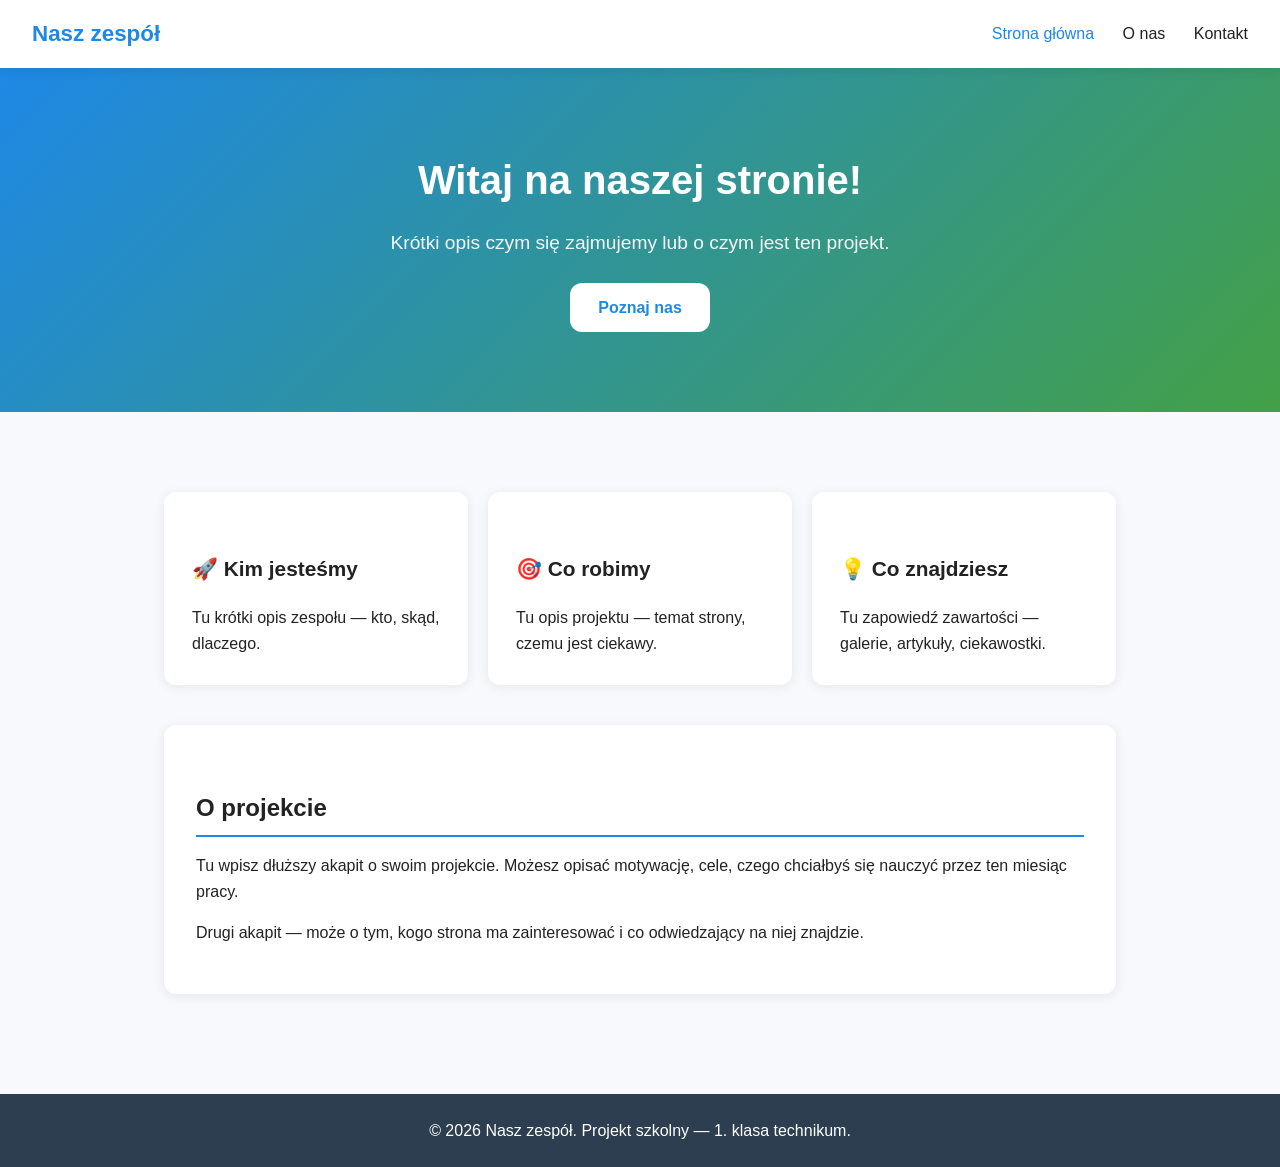
<file: index.html>
<!DOCTYPE html>
<html lang="pl">
<head>
  <meta charset="UTF-8">
  <meta name="viewport" content="width=device-width, initial-scale=1.0">
  <title>Nasz zespół — strona główna</title>
  <link rel="stylesheet" href="style.css">
</head>
<body>

  <header class="topbar">
    <div class="logo">Nasz zespół</div>
    <nav>
      <a href="index.html" class="active">Strona główna</a>
      <a href="o-nas.html">O nas</a>
      <a href="kontakt.html">Kontakt</a>
    </nav>
  </header>

  <section class="hero">
    <h1>Witaj na naszej stronie!</h1>
    <p>Krótki opis czym się zajmujemy lub o czym jest ten projekt.</p>
    <a href="o-nas.html" class="btn">Poznaj nas</a>
  </section>

  <main class="container">

    <section class="card-grid">
      <article class="card">
        <h2>🚀 Kim jesteśmy</h2>
        <p>Tu krótki opis zespołu — kto, skąd, dlaczego.</p>
      </article>
      <article class="card">
        <h2>🎯 Co robimy</h2>
        <p>Tu opis projektu — temat strony, czemu jest ciekawy.</p>
      </article>
      <article class="card">
        <h2>💡 Co znajdziesz</h2>
        <p>Tu zapowiedź zawartości — galerie, artykuły, ciekawostki.</p>
      </article>
    </section>

    <section class="content">
      <h2>O projekcie</h2>
      <p>
        Tu wpisz dłuższy akapit o swoim projekcie. Możesz opisać motywację,
        cele, czego chciałbyś się nauczyć przez ten miesiąc pracy.
      </p>
      <p>
        Drugi akapit — może o tym, kogo strona ma zainteresować i co
        odwiedzający na niej znajdzie.
      </p>
    </section>

  </main>

  <footer class="footer">
    <p>&copy; 2026 Nasz zespół. Projekt szkolny — 1. klasa technikum.</p>
  </footer>

</body>
</html>
</file>
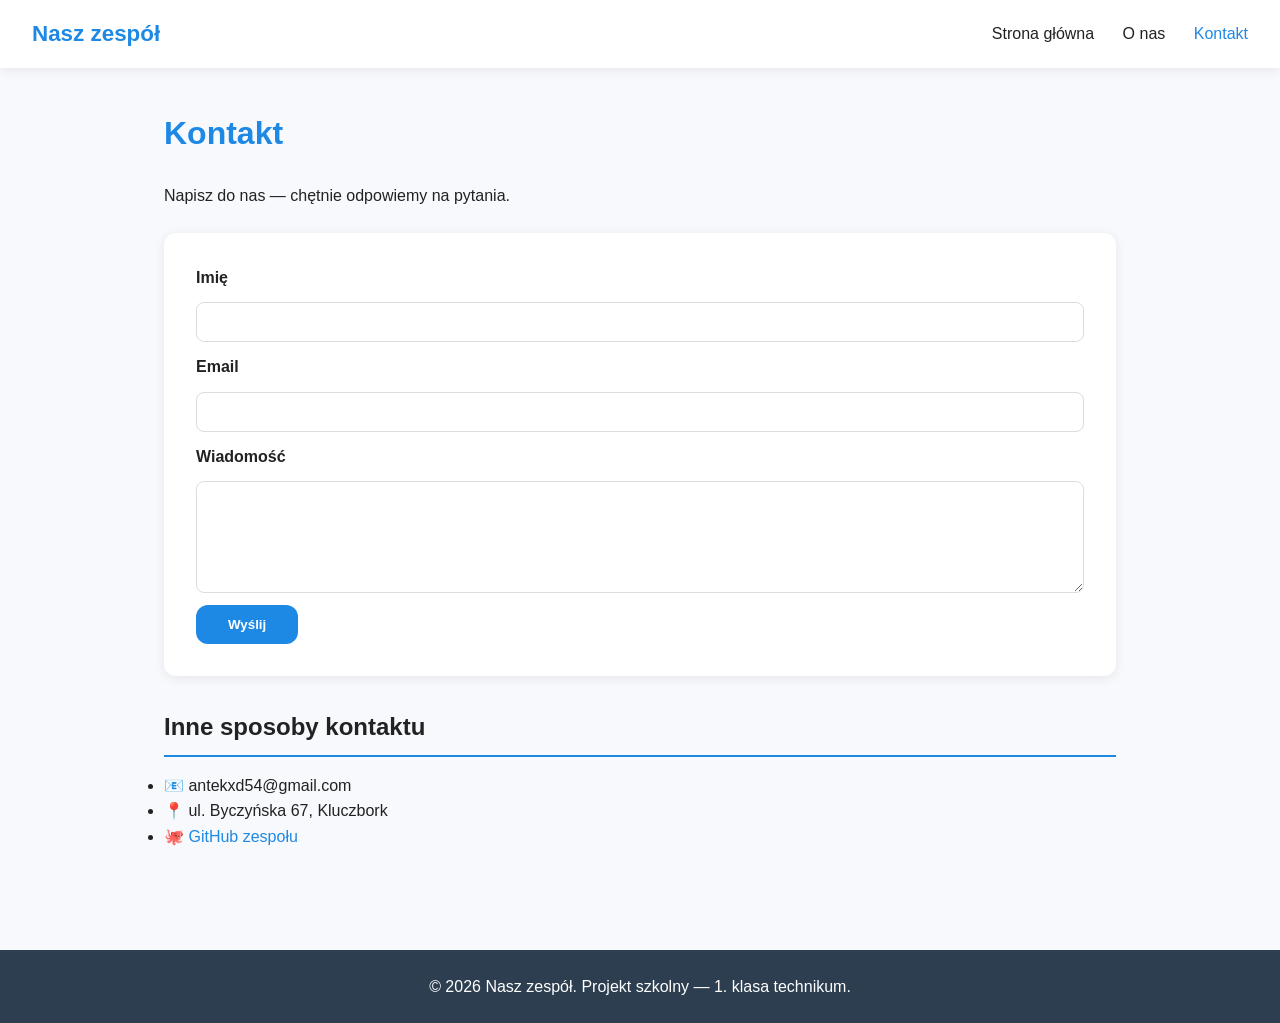
<file: kontakt.html>
<!DOCTYPE html>
<html lang="pl">
<head>
  <meta charset="UTF-8">
  <meta name="viewport" content="width=device-width, initial-scale=1.0">
  <title>Kontakt — Nasz zespół</title>
  <link rel="stylesheet" href="style.css">
</head>
<body>

  <header class="topbar">
    <div class="logo">Nasz zespół</div>
    <nav>
      <a href="index.html">Strona główna</a>
      <a href="o-nas.html">O nas</a>
      <a href="kontakt.html" class="active">Kontakt</a>
    </nav>
  </header>

  <main class="container">

    <h1>Kontakt</h1>
    <p>Napisz do nas — chętnie odpowiemy na pytania.</p>

    <form class="contact-form">

      <label for="imie">Imię</label>
      <input type="text" id="imie" name="imie" required>

      <label for="email">Email</label>
      <input type="email" id="email" name="email" required>

      <label for="wiadomosc">Wiadomość</label>
      <textarea id="wiadomosc" name="wiadomosc" rows="5" required></textarea>

      <button type="submit" class="btn">Wyślij</button>

    </form>

    <section class="info">
      <h2>Inne sposoby kontaktu</h2>
      <ul>
        <li>📧 antekxd54@gmail.com</li>
        <li>📍 ul. Byczyńska 67, Kluczbork</li>
        <li>🐙 <a href="https://github.com/" target="_blank">GitHub zespołu</a></li>
      </ul>
    </section>

  </main>

  <footer class="footer">
    <p>&copy; 2026 Nasz zespół. Projekt szkolny — 1. klasa technikum.</p>
  </footer>

</body>
</html>
</file>
<file: style.css>
/* ===== ZMIENNE — zmień tutaj, żeby zmienić wygląd całej strony ===== */
:root {
  --kolor-glowny: #1e88e5;
  --kolor-akcent: #43a047;
  --kolor-tlo: #f7f9fc;
  --kolor-karty: #ffffff;
  --kolor-tekst: #222;
  --kolor-tekst-jasny: #666;
  --cien: 0 2px 12px rgba(0, 0, 0, 0.08);
  --zaokraglenie: 12px;
}

/* ===== RESET I BAZOWE STYLE ===== */
* {
  box-sizing: border-box;
  margin: 0;
  padding: 0;
}

body {
  font-family: "Segoe UI", "Helvetica Neue", sans-serif;
  background: var(--kolor-tlo);
  color: var(--kolor-tekst);
  line-height: 1.6;
}

a { color: var(--kolor-glowny); text-decoration: none; }
a:hover { text-decoration: underline; }

/* ===== NAGŁÓWEK Z MENU ===== */
.topbar {
  background: var(--kolor-karty);
  display: flex;
  justify-content: space-between;
  align-items: center;
  padding: 16px 32px;
  box-shadow: var(--cien);
  position: sticky;
  top: 0;
  z-index: 100;
}

.logo {
  font-size: 1.4rem;
  font-weight: 700;
  color: var(--kolor-glowny);
}

.topbar nav a {
  margin-left: 24px;
  color: var(--kolor-tekst);
  font-weight: 500;
}

.topbar nav a.active,
.topbar nav a:hover {
  color: var(--kolor-glowny);
  text-decoration: none;
}

/* ===== SEKCJA POWITALNA (HERO) ===== */
.hero {
  background: linear-gradient(135deg, var(--kolor-glowny), var(--kolor-akcent));
  color: white;
  padding: 80px 32px;
  text-align: center;
}

.hero h1 { font-size: 2.5rem; margin-bottom: 16px; }
.hero p { font-size: 1.2rem; opacity: 0.95; margin-bottom: 24px; }

.btn {
  display: inline-block;
  padding: 12px 28px;
  background: white;
  color: var(--kolor-glowny);
  border-radius: var(--zaokraglenie);
  font-weight: 600;
  border: none;
  cursor: pointer;
  transition: transform 0.2s;
}

.btn:hover { transform: translateY(-2px); text-decoration: none; }

/* ===== GŁÓWNY KONTENER ===== */
.container {
  max-width: 1000px;
  margin: 0 auto;
  padding: 40px 24px;
}

.container h1 {
  color: var(--kolor-glowny);
  margin-bottom: 24px;
}

.container h2 {
  color: var(--kolor-tekst);
  margin: 32px 0 16px;
  padding-bottom: 8px;
  border-bottom: 2px solid var(--kolor-glowny);
}

/* ===== KAFELKI (GRID) ===== */
.card-grid {
  display: grid;
  grid-template-columns: repeat(auto-fit, minmax(260px, 1fr));
  gap: 20px;
  margin: 40px 0;
}

.card {
  background: var(--kolor-karty);
  padding: 28px;
  border-radius: var(--zaokraglenie);
  box-shadow: var(--cien);
  transition: transform 0.2s;
}

.card:hover { transform: translateY(-4px); }
.card h2 { font-size: 1.3rem; margin-bottom: 12px; border: none; }

/* ===== SEKCJA TREŚCI ===== */
.content {
  background: var(--kolor-karty);
  padding: 32px;
  border-radius: var(--zaokraglenie);
  box-shadow: var(--cien);
  margin-top: 32px;
}

.content p { margin-bottom: 16px; }

/* ===== SIATKA Z CZŁONKAMI ZESPOŁU ===== */
.team-grid {
  display: grid;
  grid-template-columns: repeat(auto-fit, minmax(220px, 1fr));
  gap: 24px;
  margin-top: 32px;
}

.member {
  background: var(--kolor-karty);
  padding: 24px;
  border-radius: var(--zaokraglenie);
  box-shadow: var(--cien);
  text-align: center;
}

.member img {
  width: 140px;
  height: 140px;
  border-radius: 50%;
  object-fit: cover;
  margin-bottom: 16px;
}

.member h3 { margin-bottom: 4px; }
.member .role {
  color: var(--kolor-glowny);
  font-weight: 600;
  font-size: 0.9rem;
  margin-bottom: 12px;
}
.member p { color: var(--kolor-tekst-jasny); font-size: 0.95rem; }

/* ===== FORMULARZ KONTAKTOWY ===== */
.contact-form {
  background: var(--kolor-karty);
  padding: 32px;
  border-radius: var(--zaokraglenie);
  box-shadow: var(--cien);
  display: flex;
  flex-direction: column;
  gap: 12px;
  margin-top: 24px;
}

.contact-form label { font-weight: 600; }

.contact-form input,
.contact-form textarea {
  padding: 10px 14px;
  border: 1px solid #ddd;
  border-radius: 8px;
  font-family: inherit;
  font-size: 1rem;
}

.contact-form input:focus,
.contact-form textarea:focus {
  outline: none;
  border-color: var(--kolor-glowny);
}

.contact-form button {
  align-self: flex-start;
  background: var(--kolor-glowny);
  color: white;
  padding: 12px 32px;
}

/* ===== STOPKA ===== */
.footer {
  background: #2c3e50;
  color: white;
  text-align: center;
  padding: 24px;
  margin-top: 60px;
}

/* ===== RESPONSYWNOŚĆ (TELEFON) ===== */
@media (max-width: 600px) {

  .topbar {
    flex-direction: column;
    gap: 12px;
    padding: 16px;
  }

  .topbar nav a {
    margin: 0 8px;
    font-size: 0.95rem;
  }

  .hero { padding: 50px 20px; }
  .hero h1 { font-size: 1.8rem; }
  .hero p { font-size: 1rem; }

}
</file>
